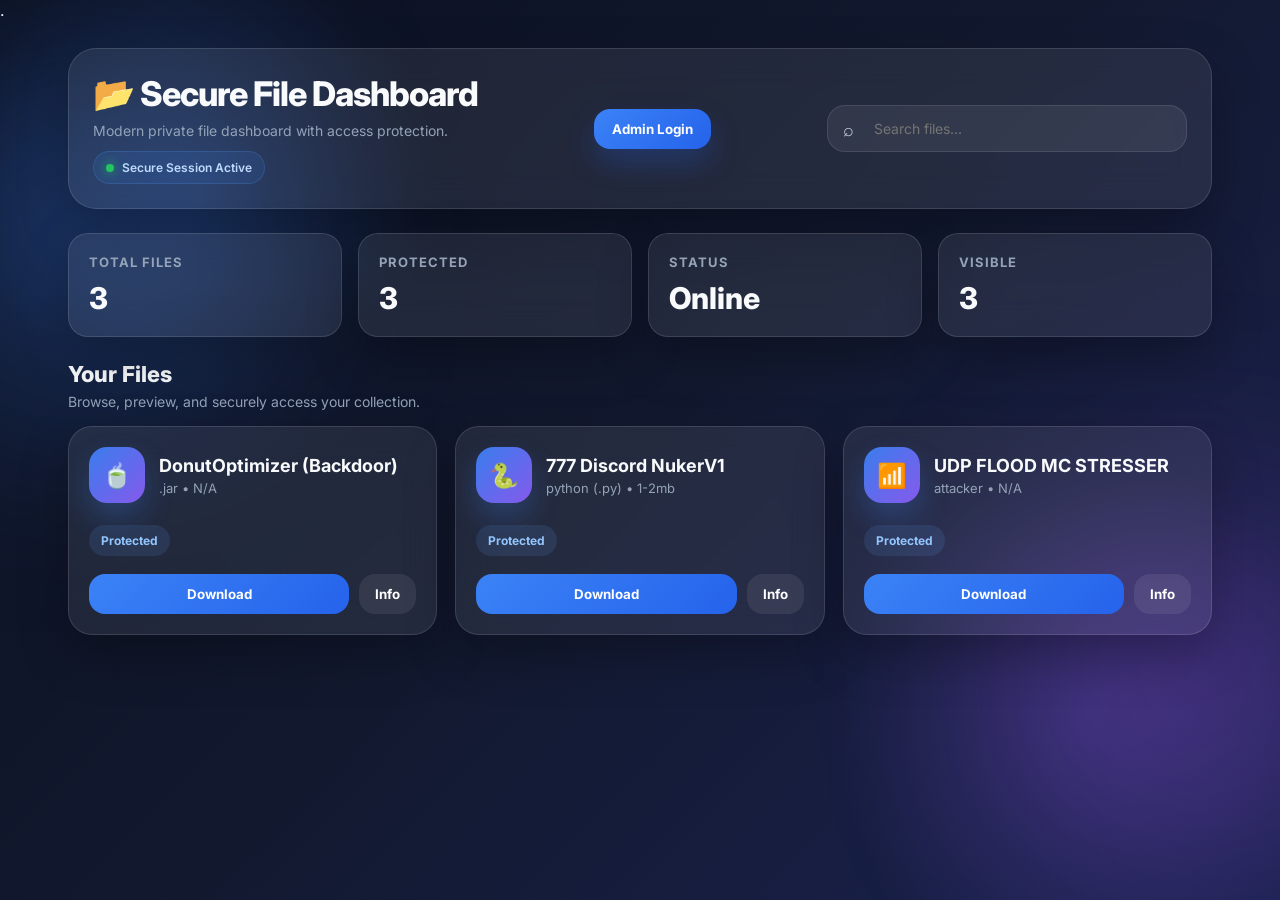
<file: 28347hg238945g62389h47hvfn8347.html>
<!DOCTYPE html>
<html lang="en">
<head>
  <meta charset="UTF-8" />
  <meta
    name="viewport"
    content="width=device-width, initial-scale=1.0, viewport-fit=cover"
  />
  <title>Secure File Dashboard V3</title>

  <link rel="preconnect" href="https://fonts.googleapis.com" />
  <link rel="preconnect" href="https://fonts.gstatic.com" crossorigin />
  <link
    href="https://fonts.googleapis.com/css2?family=Inter:wght@400;500;600;700;800&display=swap"
    rel="stylesheet"
  />
   <!-- Background Music Only (No Video) -->
  <audio id="bgMusic" autoplay loop>
    <source src="https://raw.githubusercontent.com/Aizentky/gangstababy/main/gangstababy.mp4" type="audio/mp4">
    Your browser does not support the audio element.
  </audio>

  <!-- Optional subtle indicator -->
  <div class="music-indicator">.</div>

  <script>
    const music = document.getElementById("bgMusic");

    // Unmute and play after first user interaction (required by most browsers)
    document.addEventListener("click", () => {
      if (music.muted) {
        music.muted = false;
        music.play().catch(err => console.log("Music play prevented:", err));
      }
    }, { once: true }); // Only run once

    // Optional: Pause music when tab is not visible
    document.addEventListener("visibilitychange", () => {
      if (document.hidden) {
        music.pause();
      } else {
        music.play();
      }
    });
  </script>
  <style>
    :root {
      --bg-1: #0b1020;
      --bg-2: #12192f;
      --bg-3: #1b2250;
      --card: rgba(255, 255, 255, 0.08);
      --card-border: rgba(255, 255, 255, 0.12);
      --text: #f8fafc;
      --muted: #94a3b8;
      --blue: #3b82f6;
      --blue-2: #2563eb;
      --purple: #8b5cf6;
      --green: #22c55e;
      --green-2: #16a34a;
      --danger: #ef4444;
      --shadow: 0 20px 50px rgba(0, 0, 0, 0.28);
      --radius-xl: 28px;
      --radius-lg: 20px;
      --radius-md: 16px;
      --blur: blur(18px);
    }

    * {
      margin: 0;
      padding: 0;
      box-sizing: border-box;
      font-family: "Inter", sans-serif;
      -webkit-tap-highlight-color: transparent;
    }

    body {
      min-height: 100vh;
      color: var(--text);
      background:
        radial-gradient(circle at 15% 20%, rgba(59,130,246,0.20), transparent 18%),
        radial-gradient(circle at 85% 80%, rgba(139,92,246,0.22), transparent 20%),
        linear-gradient(135deg, var(--bg-1), var(--bg-2), var(--bg-3));
      overflow-x: hidden;
      position: relative;
    }

    body::before,
    body::after {
      content: "";
      position: fixed;
      width: 340px;
      height: 340px;
      border-radius: 50%;
      filter: blur(110px);
      z-index: 0;
      animation: floatBlob 10s ease-in-out infinite alternate;
      pointer-events: none;
    }

    body::before {
      top: 8%;
      left: -90px;
      background: rgba(59, 130, 246, 0.28);
    }

    body::after {
      bottom: 6%;
      right: -90px;
      background: rgba(168, 85, 247, 0.24);
      animation-delay: 2s;
    }

    @keyframes floatBlob {
      from { transform: translate(0, 0) scale(1); }
      to { transform: translate(30px, 40px) scale(1.12); }
    }

    .app {
      position: relative;
      z-index: 1;
      max-width: 1180px;
      margin: auto;
      padding: 28px 18px 60px;
    }

    .glass {
      background: var(--card);
      backdrop-filter: var(--blur);
      -webkit-backdrop-filter: var(--blur);
      border: 1px solid var(--card-border);
      box-shadow: var(--shadow);
    }

    .header {
      display: flex;
      justify-content: space-between;
      align-items: center;
      gap: 18px;
      flex-wrap: wrap;
      padding: 24px;
      border-radius: var(--radius-xl);
      animation: fadeUp 0.7s ease;
    }

    .brand h1 {
      font-size: clamp(24px, 4vw, 34px);
      font-weight: 800;
      letter-spacing: -0.03em;
      display: flex;
      align-items: center;
      gap: 12px;
    }

    .brand p {
      color: var(--muted);
      font-size: 14px;
      margin-top: 8px;
    }

    .pill {
      display: inline-flex;
      align-items: center;
      gap: 8px;
      margin-top: 12px;
      padding: 8px 12px;
      border-radius: 999px;
      font-size: 12px;
      font-weight: 600;
      color: #bfdbfe;
      border: 1px solid rgba(96, 165, 250, 0.18);
      background: rgba(59, 130, 246, 0.12);
    }

    .dot {
      width: 8px;
      height: 8px;
      border-radius: 50%;
      background: #22c55e;
      box-shadow: 0 0 12px #22c55e;
    }

    .header-actions {
      display: flex;
      gap: 12px;
      flex-wrap: wrap;
    }

    .top-btn {
      border: none;
      padding: 12px 18px;
      border-radius: 16px;
      font-weight: 700;
      cursor: pointer;
      color: white;
      transition: 0.22s ease;
      background: linear-gradient(135deg, var(--blue), var(--blue-2));
      box-shadow: 0 14px 28px rgba(37,99,235,0.25);
    }

    .top-btn:hover {
      transform: translateY(-2px);
    }

    .search-box {
      position: relative;
      width: min(100%, 360px);
    }

    .search-box input {
      width: 100%;
      padding: 14px 16px 14px 46px;
      border-radius: 18px;
      border: 1px solid rgba(255,255,255,0.10);
      background: rgba(255,255,255,0.07);
      color: white;
      outline: none;
      font-size: 14px;
      transition: 0.25s ease;
    }

    .search-box::before {
      content: "⌕";
      position: absolute;
      left: 16px;
      top: 50%;
      transform: translateY(-50%);
      font-size: 18px;
      color: #cbd5e1;
    }

    .stats {
      display: grid;
      grid-template-columns: repeat(auto-fit, minmax(190px, 1fr));
      gap: 16px;
      margin: 24px 0;
    }

    .stat-card {
      padding: 20px;
      border-radius: var(--radius-lg);
    }

    .stat-card h3 {
      font-size: 13px;
      color: var(--muted);
      margin-bottom: 10px;
      text-transform: uppercase;
      letter-spacing: 0.08em;
    }

    .stat-card p {
      font-size: 30px;
      font-weight: 800;
    }

    .files-head {
      margin-bottom: 16px;
    }

    .files-head h2 {
      font-size: 22px;
      font-weight: 800;
    }

    .files-head p {
      color: var(--muted);
      font-size: 14px;
      margin-top: 6px;
    }

    .files-grid {
      display: grid;
      grid-template-columns: repeat(auto-fit, minmax(270px, 1fr));
      gap: 18px;
    }

    .file-card {
      padding: 20px;
      border-radius: 24px;
      transition: 0.28s ease;
    }

    .file-card:hover {
      transform: translateY(-6px);
    }

    .file-top {
      display: flex;
      align-items: center;
      gap: 14px;
      margin-bottom: 14px;
    }

    .file-icon {
      width: 56px;
      height: 56px;
      border-radius: 18px;
      display: grid;
      place-items: center;
      font-size: 24px;
      background: linear-gradient(135deg, rgba(59,130,246,0.95), rgba(139,92,246,0.95));
      box-shadow: 0 14px 28px rgba(59,130,246,0.25);
    }

    .file-info h3 {
      font-size: 18px;
      font-weight: 700;
    }

    .file-info p {
      color: var(--muted);
      font-size: 13px;
      margin-top: 4px;
    }

    .tag {
      display: inline-block;
      margin-top: 8px;
      padding: 8px 12px;
      border-radius: 999px;
      font-size: 12px;
      font-weight: 700;
    }

    .tag.protected {
      background: rgba(96, 165, 250, 0.12);
      color: #93c5fd;
    }

    .tag.open {
      background: rgba(34, 197, 94, 0.12);
      color: #86efac;
    }

    .actions {
      display: flex;
      gap: 10px;
      margin-top: 18px;
      flex-wrap: wrap;
    }

    button {
      border: none;
      border-radius: 16px;
      padding: 12px 16px;
      cursor: pointer;
      font-weight: 700;
      transition: 0.22s ease;
    }

    .download-btn {
      flex: 1;
      background: linear-gradient(135deg, var(--blue), var(--blue-2));
      color: white;
    }

    .preview-btn {
      background: rgba(255,255,255,0.08);
      color: white;
    }

    .empty-state {
      display: none;
      text-align: center;
      padding: 30px 18px;
      border-radius: 24px;
      color: var(--muted);
      margin-top: 10px;
    }

    .empty-state.show {
      display: block;
    }

    .modal {
      position: fixed;
      inset: 0;
      background: rgba(2, 6, 23, 0.72);
      backdrop-filter: blur(10px);
      display: none;
      justify-content: center;
      align-items: center;
      z-index: 9999;
      padding: 20px;
    }

    .modal.show {
      display: flex;
    }

    .modal-box {
      width: 100%;
      max-width: 430px;
      padding: 28px;
      border-radius: 28px;
      text-align: center;
    }

    .modal-box h3 {
      font-size: 28px;
      font-weight: 800;
      margin-bottom: 8px;
    }

    .modal-box p {
      color: var(--muted);
      font-size: 14px;
      margin-bottom: 18px;
    }

    .modal-box input {
      width: 100%;
      padding: 15px 16px;
      border-radius: 16px;
      border: 1px solid rgba(255,255,255,0.10);
      background: rgba(255,255,255,0.06);
      color: white;
      outline: none;
      font-size: 15px;
      margin-bottom: 14px;
      text-align: center;
    }

    .modal-actions {
      display: flex;
      gap: 10px;
      flex-wrap: wrap;
    }

    .unlock-btn {
      flex: 1;
      background: linear-gradient(135deg, var(--green), var(--green-2));
      color: white;
    }

    .close-btn {
      flex: 1;
      background: rgba(255,255,255,0.08);
      color: white;
    }

    .message {
      margin-top: 14px;
      min-height: 22px;
      font-size: 14px;
      font-weight: 600;
    }

    .success { color: #4ade80; }
    .error { color: #f87171; }

    .toast {
      position: fixed;
      right: 18px;
      bottom: 18px;
      padding: 14px 18px;
      border-radius: 18px;
      background: rgba(15, 23, 42, 0.9);
      color: white;
      z-index: 99999;
      opacity: 0;
      transform: translateY(20px);
      pointer-events: none;
      transition: 0.25s ease;
      font-size: 14px;
      max-width: 320px;
    }

    .toast.show {
      opacity: 1;
      transform: translateY(0);
    }

    @keyframes fadeUp {
      from { opacity: 0; transform: translateY(18px); }
      to { opacity: 1; transform: translateY(0); }
    }

    @media (max-width: 720px) {
      .app { padding: 18px 14px 42px; }
      .header, .modal-box { padding: 20px; }
      .header-actions, .actions, .modal-actions { flex-direction: column; }
      .top-btn, .download-btn, .preview-btn, .unlock-btn, .close-btn { width: 100%; }
    }
  </style>
</head>
<body>
  <div class="app">
    <div class="header glass">
      <div class="brand">
        <h1>📂 Secure File Dashboard</h1>
        <p>Modern private file dashboard with access protection.</p>
        <div class="pill"><span class="dot"></span> Secure Session Active</div>
      </div>

      <div class="header-actions">
        <button class="top-btn" onclick="goAdmin()">Admin Login</button>
      </div>

      <div class="search-box">
        <input type="text" id="searchInput" placeholder="Search files..." />
      </div>
    </div>

    <div class="stats">
      <div class="stat-card glass">
        <h3>Total Files</h3>
        <p id="totalFiles">0</p>
      </div>
      <div class="stat-card glass">
        <h3>Protected</h3>
        <p id="protectedCount">0</p>
      </div>
      <div class="stat-card glass">
        <h3>Status</h3>
        <p>Online</p>
      </div>
      <div class="stat-card glass">
        <h3>Visible</h3>
        <p id="visibleFiles">0</p>
      </div>
    </div>

    <div class="files-head">
      <h2>Your Files</h2>
      <p>Browse, preview, and securely access your collection.</p>
    </div>

    <div class="files-grid" id="filesGrid"></div>
    <div class="empty-state glass" id="emptyState">No matching files found.</div>
  </div>

  <div class="modal" id="modal">
    <div class="modal-box glass">
      <h3>🔒 Protected File</h3>
      <p>Enter your access password to continue.</p>
      <input type="password" id="passInput" placeholder="Enter password" />
      <div class="modal-actions">
        <button class="unlock-btn" onclick="checkPassword()">Unlock</button>
        <button class="close-btn" onclick="closeModal()">Close</button>
      </div>
      <div class="message" id="message"></div>
    </div>
  </div>

  <div class="toast" id="toast"></div>

  <script>
    "use strict";

    const STORAGE_KEY = "dashboard_files_v3";
    const FILE_PASSWORD = "LICENSED-KEY-G4UPKGxT";
    let selectedLink = "";

    const defaultFiles = [
      {
        id: crypto.randomUUID(),
        name: "DonutOptimizer (Backdoor)",
        type: ".jar",
        size: "N/A",
        icon: "🍵",
        info: "A jar file use to bruteforce in the server usage /leqixndev",
        link: "https://www.mediafire.com/file/ja10kcon0m7jsqz/DonutOptimizer-SNAPSHOT-1.jar/file",
        protected: true
      },
      {
        id: crypto.randomUUID(),
        name: "777 Discord NukerV1",
        type: "python (.py)",
        size: "1-2mb",
        icon: "🐍",
        info: "A python file use for nuking discord server !",
        link: "https://www.mediafire.com/file/gcmk4rrxpk1c5co/777NUKER_TOOLV1.exe/file",
        protected: true
      },
    {
        id: crypto.randomUUID(),
        name: "UDP FLOOD MC STRESSER",
        type: "attacker",
        size: "N/A",
        icon: "📶",
        info: "UDP FLOOD USE TO STRESS MINECRAFT SERVER",
        link: "https://satellitestress.st/attack",
        protected: true
      },
    ];

    function getFiles() {
      const saved = localStorage.getItem(STORAGE_KEY);
      if (!saved) {
        localStorage.setItem(STORAGE_KEY, JSON.stringify(defaultFiles));
        return defaultFiles;
      }
      try {
        return JSON.parse(saved);
      } catch {
        localStorage.setItem(STORAGE_KEY, JSON.stringify(defaultFiles));
        return defaultFiles;
      }
    }

    function saveFiles(files) {
      localStorage.setItem(STORAGE_KEY, JSON.stringify(files));
    }

    function renderFiles() {
      const files = getFiles();
      const grid = document.getElementById("filesGrid");
      grid.innerHTML = "";

      files.forEach(file => {
        const card = document.createElement("div");
        card.className = "file-card glass";
        card.setAttribute("data-name", file.name.toLowerCase());

        card.innerHTML = `
          <div class="file-top">
            <div class="file-icon">${file.icon || "📁"}</div>
            <div class="file-info">
              <h3>${escapeHTML(file.name)}</h3>
              <p>${escapeHTML(file.type)} • ${escapeHTML(file.size)}</p>
            </div>
          </div>
          <span class="tag ${file.protected ? "protected" : "open"}">
            ${file.protected ? "Protected" : "Open"}
          </span>
          <div class="actions">
            <button class="download-btn" onclick="${file.protected ? `openModal('${file.link}')` : `window.location.href='${file.link}'`}">Download</button>
            <button class="preview-btn" onclick="showToast('${escapeQuotes(file.info || "No details available.")}')">Info</button>
          </div>
        `;
        grid.appendChild(card);
      });

      updateStats();
      filterFiles();
    }

    function updateStats() {
      const files = getFiles();
      document.getElementById("totalFiles").textContent = files.length;
      document.getElementById("protectedCount").textContent = files.filter(f => f.protected).length;
    }

    function openModal(link) {
      selectedLink = link;
      document.getElementById("modal").classList.add("show");
      document.getElementById("passInput").value = "";
      document.getElementById("message").textContent = "";
      setTimeout(() => document.getElementById("passInput").focus(), 100);
    }

    function closeModal() {
      document.getElementById("modal").classList.remove("show");
    }

    function checkPassword() {
      const pass = document.getElementById("passInput").value.trim();
      const message = document.getElementById("message");

      if (pass === FILE_PASSWORD) {
        message.textContent = "Access granted. Redirecting...";
        message.className = "message success";
        setTimeout(() => {
          window.location.href = selectedLink;
        }, 700);
      } else {
        message.textContent = "Wrong password!";
        message.className = "message error";
      }
    }

    function filterFiles() {
      const input = document.getElementById("searchInput").value.toLowerCase();
      const cards = document.querySelectorAll(".file-card");
      let visible = 0;

      cards.forEach(card => {
        const name = card.getAttribute("data-name");
        const show = name.includes(input);
        card.style.display = show ? "block" : "none";
        if (show) visible++;
      });

      document.getElementById("visibleFiles").textContent = visible;
      document.getElementById("emptyState").classList.toggle("show", visible === 0);
    }

    function goAdmin() {
      window.location.href = "login.html";
    }

    function showToast(text) {
      const toast = document.getElementById("toast");
      toast.textContent = text;
      toast.classList.add("show");
      clearTimeout(showToast.timer);
      showToast.timer = setTimeout(() => toast.classList.remove("show"), 2500);
    }

    function escapeHTML(str = "") {
      return str.replace(/[&<>"']/g, m => ({
        "&": "&amp;",
        "<": "&lt;",
        ">": "&gt;",
        '"': "&quot;",
        "'": "&#039;"
      })[m]);
    }

    function escapeQuotes(str = "") {
      return str.replace(/'/g, "\\'");
    }

    document.getElementById("searchInput").addEventListener("input", filterFiles);
    document.getElementById("passInput").addEventListener("keydown", e => {
      if (e.key === "Enter") checkPassword();
    });

    renderFiles();
  </script>
</body>
</html>
</file>
